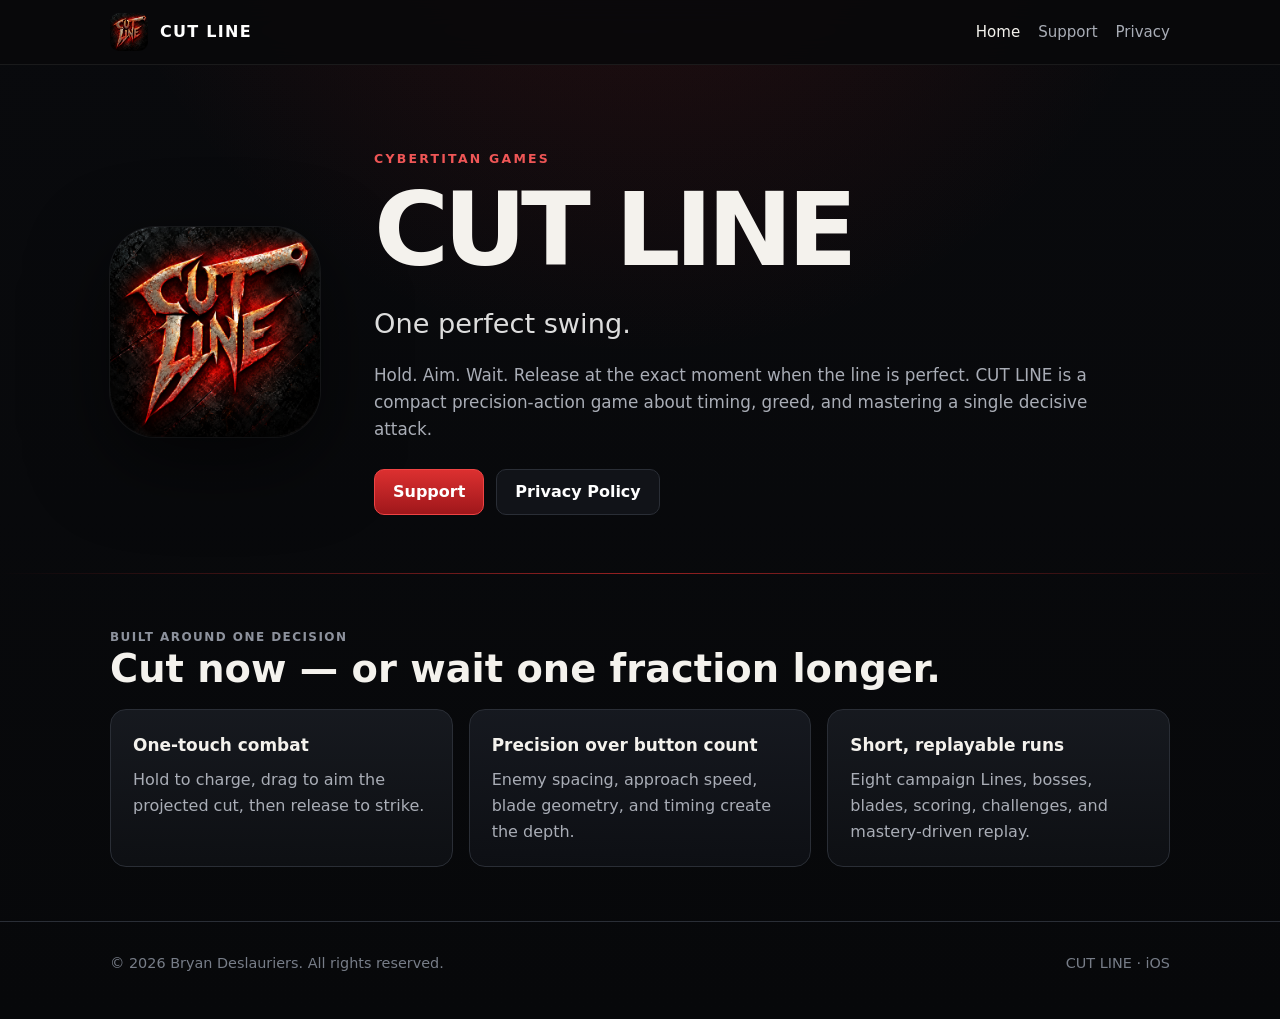
<file: index.html>
<!doctype html>
<html lang="en-CA">
<head>
  <meta charset="utf-8">
  <meta name="viewport" content="width=device-width,initial-scale=1">
  <meta name="theme-color" content="#08090b">
  <meta name="description" content="CUT LINE — one perfect swing. Official support and privacy information for the iOS game.">
  <title>CUT LINE — One Perfect Swing</title>
  <link rel="icon" href="assets/app-icon.png">
  <link rel="apple-touch-icon" href="assets/app-icon.png">
  <link rel="stylesheet" href="styles.css">
</head>
<body>
<header>
  <div class="shell nav">
    <a class="brand" href="index.html"><img src="assets/app-icon.png" alt="CUT LINE app icon"><span>CUT LINE</span></a>
    <nav class="navlinks" aria-label="Primary navigation">
      <a aria-current="page" href="index.html">Home</a>
      <a href="support.html">Support</a>
      <a href="privacy.html">Privacy</a>
    </nav>
  </div>
</header>
<main>
  <div class="shell hero">
    <img class="icon" src="assets/app-icon.png" alt="CUT LINE app icon">
    <div>
      <div class="kicker">CyberTitan Games</div>
      <h1>CUT LINE</h1>
      <div class="tagline">One perfect swing.</div>
      <p class="lede">Hold. Aim. Wait. Release at the exact moment when the line is perfect. CUT LINE is a compact precision-action game about timing, greed, and mastering a single decisive attack.</p>
      <div class="cta-row">
        <a class="btn primary" href="support.html">Support</a>
        <a class="btn" href="privacy.html">Privacy Policy</a>
      </div>
    </div>
  </div>
  <div class="rule"></div>
  <section>
    <div class="shell">
      <div class="smallcaps">Built around one decision</div>
      <h2>Cut now — or wait one fraction longer.</h2>
      <div class="grid">
        <article class="card"><h3>One-touch combat</h3><p>Hold to charge, drag to aim the projected cut, then release to strike.</p></article>
        <article class="card"><h3>Precision over button count</h3><p>Enemy spacing, approach speed, blade geometry, and timing create the depth.</p></article>
        <article class="card"><h3>Short, replayable runs</h3><p>Eight campaign Lines, bosses, blades, scoring, challenges, and mastery-driven replay.</p></article>
      </div>
    </div>
  </section>
</main>
<footer>
  <div class="shell footer-row"><span>© 2026 Bryan Deslauriers. All rights reserved.</span><span>CUT LINE · iOS</span></div>
</footer>
</body>
</html>
</file>
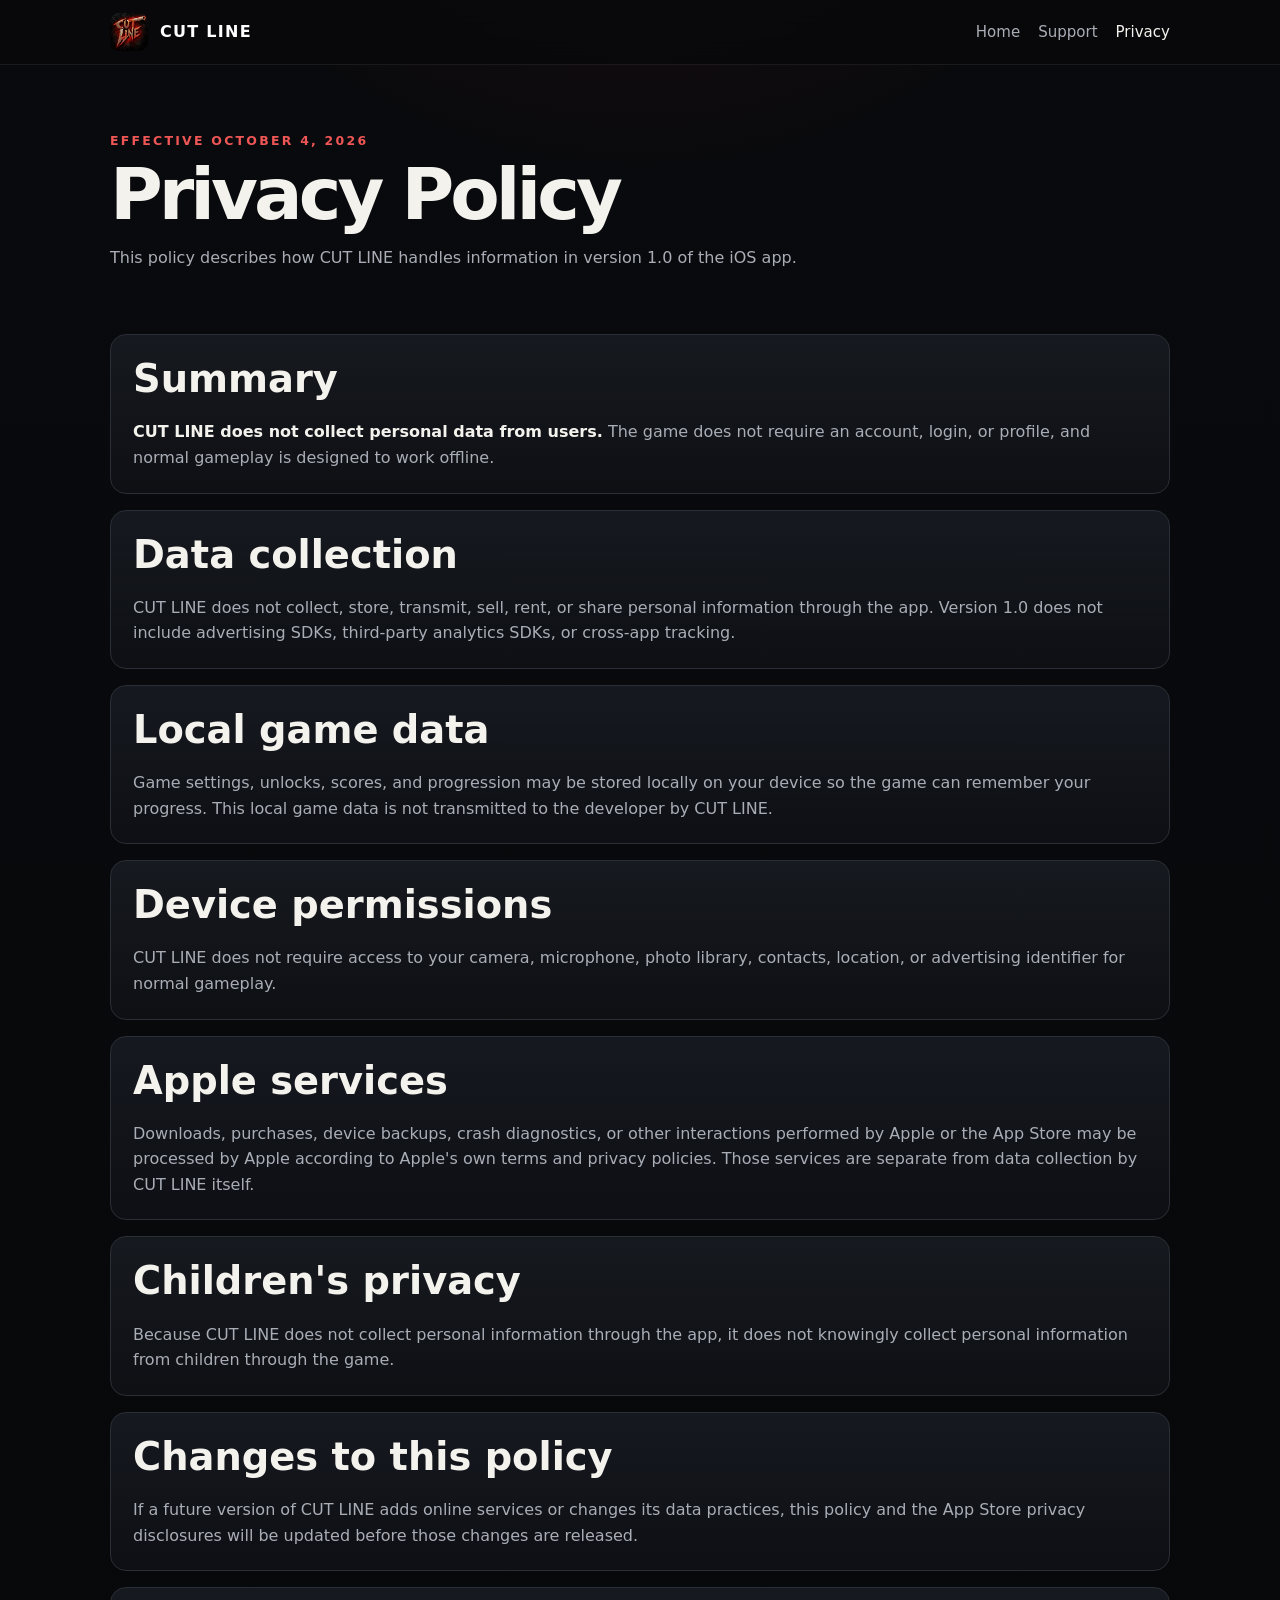
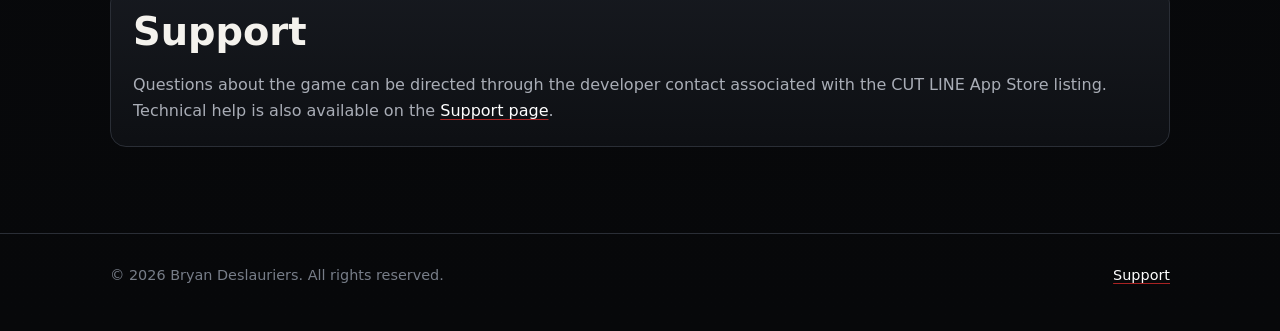
<file: privacy.html>
<!doctype html>
<html lang="en-CA">
<head>
  <meta charset="utf-8">
  <meta name="viewport" content="width=device-width,initial-scale=1">
  <meta name="theme-color" content="#08090b">
  <meta name="description" content="Privacy Policy for CUT LINE on iOS.">
  <title>CUT LINE Privacy Policy</title>
  <link rel="icon" href="assets/app-icon.png">
  <link rel="apple-touch-icon" href="assets/app-icon.png">
  <link rel="stylesheet" href="styles.css">
</head>
<body>
<header>
  <div class="shell nav">
    <a class="brand" href="index.html"><img src="assets/app-icon.png" alt="CUT LINE app icon"><span>CUT LINE</span></a>
    <nav class="navlinks" aria-label="Primary navigation"><a href="index.html">Home</a><a href="support.html">Support</a><a aria-current="page" href="privacy.html">Privacy</a></nav>
  </div>
</header>
<main class="shell">
  <div class="page-head"><div class="kicker">Effective October 4, 2026</div><h1>Privacy Policy</h1><p>This policy describes how CUT LINE handles information in version 1.0 of the iOS app.</p></div>
  <div class="content">
    <section class="card"><h2>Summary</h2><p><strong>CUT LINE does not collect personal data from users.</strong> The game does not require an account, login, or profile, and normal gameplay is designed to work offline.</p></section>
    <section class="card"><h2>Data collection</h2><p>CUT LINE does not collect, store, transmit, sell, rent, or share personal information through the app. Version 1.0 does not include advertising SDKs, third-party analytics SDKs, or cross-app tracking.</p></section>
    <section class="card"><h2>Local game data</h2><p>Game settings, unlocks, scores, and progression may be stored locally on your device so the game can remember your progress. This local game data is not transmitted to the developer by CUT LINE.</p></section>
    <section class="card"><h2>Device permissions</h2><p>CUT LINE does not require access to your camera, microphone, photo library, contacts, location, or advertising identifier for normal gameplay.</p></section>
    <section class="card"><h2>Apple services</h2><p>Downloads, purchases, device backups, crash diagnostics, or other interactions performed by Apple or the App Store may be processed by Apple according to Apple's own terms and privacy policies. Those services are separate from data collection by CUT LINE itself.</p></section>
    <section class="card"><h2>Children's privacy</h2><p>Because CUT LINE does not collect personal information through the app, it does not knowingly collect personal information from children through the game.</p></section>
    <section class="card"><h2>Changes to this policy</h2><p>If a future version of CUT LINE adds online services or changes its data practices, this policy and the App Store privacy disclosures will be updated before those changes are released.</p></section>
    <section class="card"><h2>Support</h2><p>Questions about the game can be directed through the developer contact associated with the CUT LINE App Store listing. Technical help is also available on the <a href="support.html">Support page</a>.</p></section>
  </div>
</main>
<footer><div class="shell footer-row"><span>© 2026 Bryan Deslauriers. All rights reserved.</span><span><a href="support.html">Support</a></span></div></footer>
</body>
</html>
</file>
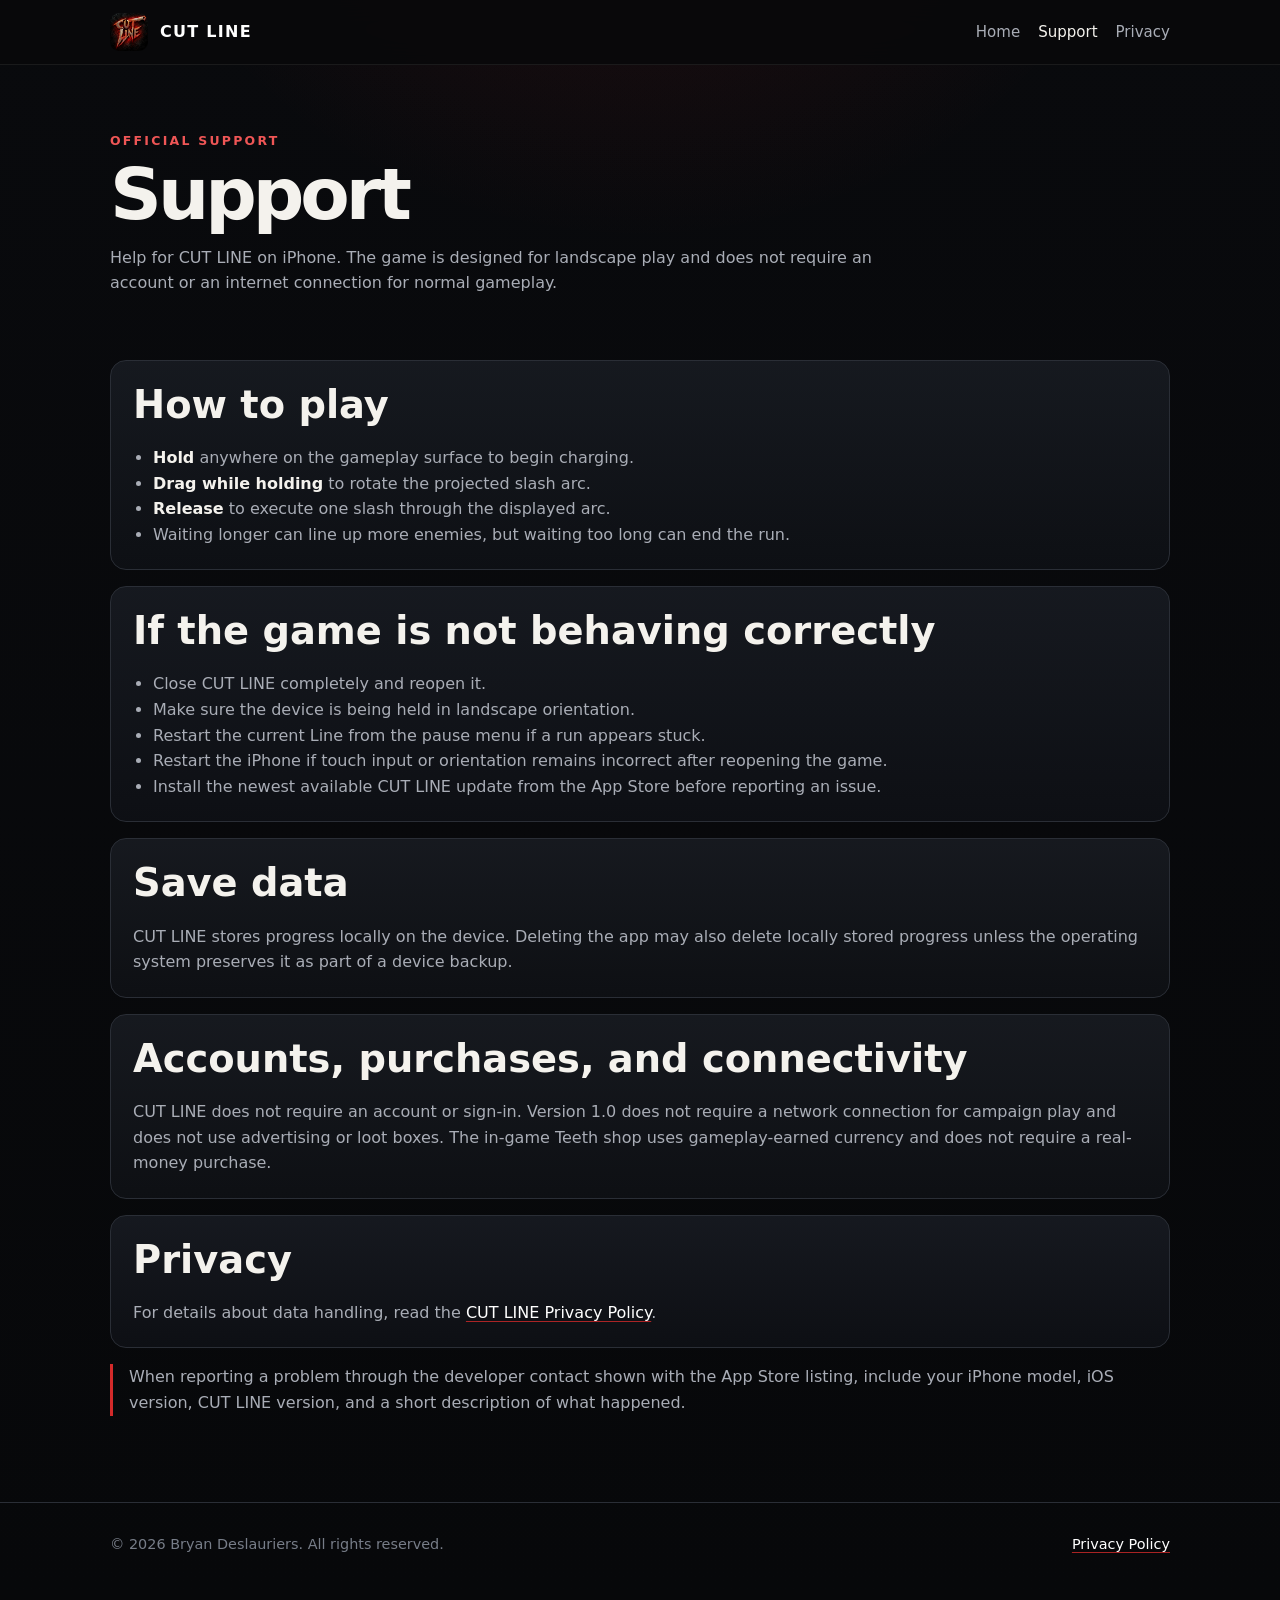
<file: support.html>
<!doctype html>
<html lang="en-CA">
<head>
  <meta charset="utf-8">
  <meta name="viewport" content="width=device-width,initial-scale=1">
  <meta name="theme-color" content="#08090b">
  <meta name="description" content="Official support page for CUT LINE on iOS.">
  <title>CUT LINE Support</title>
  <link rel="icon" href="assets/app-icon.png">
  <link rel="apple-touch-icon" href="assets/app-icon.png">
  <link rel="stylesheet" href="styles.css">
</head>
<body>
<header>
  <div class="shell nav">
    <a class="brand" href="index.html"><img src="assets/app-icon.png" alt="CUT LINE app icon"><span>CUT LINE</span></a>
    <nav class="navlinks" aria-label="Primary navigation"><a href="index.html">Home</a><a aria-current="page" href="support.html">Support</a><a href="privacy.html">Privacy</a></nav>
  </div>
</header>
<main class="shell">
  <div class="page-head"><div class="kicker">Official support</div><h1>Support</h1><p>Help for CUT LINE on iPhone. The game is designed for landscape play and does not require an account or an internet connection for normal gameplay.</p></div>
  <div class="content">
    <section class="card"><h2>How to play</h2><ul><li><strong>Hold</strong> anywhere on the gameplay surface to begin charging.</li><li><strong>Drag while holding</strong> to rotate the projected slash arc.</li><li><strong>Release</strong> to execute one slash through the displayed arc.</li><li>Waiting longer can line up more enemies, but waiting too long can end the run.</li></ul></section>
    <section class="card"><h2>If the game is not behaving correctly</h2><ul><li>Close CUT LINE completely and reopen it.</li><li>Make sure the device is being held in landscape orientation.</li><li>Restart the current Line from the pause menu if a run appears stuck.</li><li>Restart the iPhone if touch input or orientation remains incorrect after reopening the game.</li><li>Install the newest available CUT LINE update from the App Store before reporting an issue.</li></ul></section>
    <section class="card"><h2>Save data</h2><p>CUT LINE stores progress locally on the device. Deleting the app may also delete locally stored progress unless the operating system preserves it as part of a device backup.</p></section>
    <section class="card"><h2>Accounts, purchases, and connectivity</h2><p>CUT LINE does not require an account or sign-in. Version 1.0 does not require a network connection for campaign play and does not use advertising or loot boxes. The in-game Teeth shop uses gameplay-earned currency and does not require a real-money purchase.</p></section>
    <section class="card"><h2>Privacy</h2><p>For details about data handling, read the <a href="privacy.html">CUT LINE Privacy Policy</a>.</p></section>
    <p class="note">When reporting a problem through the developer contact shown with the App Store listing, include your iPhone model, iOS version, CUT LINE version, and a short description of what happened.</p>
  </div>
</main>
<footer><div class="shell footer-row"><span>© 2026 Bryan Deslauriers. All rights reserved.</span><span><a href="privacy.html">Privacy Policy</a></span></div></footer>
</body>
</html>
</file>
<file: styles.css>
:root {
  --bg: #08090b;
  --panel: #111318;
  --panel2: #171a20;
  --text: #f4f2ed;
  --muted: #a9adb6;
  --red: #d32a2a;
  --red2: #7a1117;
  --line: #2a2e36;
  --steel: #d8d8d4;
}
* { box-sizing: border-box; }
html { scroll-behavior: smooth; }
body {
  margin: 0;
  font-family: Inter, ui-sans-serif, system-ui, -apple-system, BlinkMacSystemFont, "Segoe UI", sans-serif;
  background:
    radial-gradient(circle at 50% -20%, rgba(211,42,42,.16), transparent 35rem),
    linear-gradient(180deg, #090a0d 0%, #07080a 100%);
  color: var(--text);
  line-height: 1.6;
}
a { color: #fff; text-decoration-color: rgba(211,42,42,.8); text-underline-offset: 3px; }
a:hover { color: #ffdede; }
.shell { width: min(1060px, calc(100% - 36px)); margin: 0 auto; }
header {
  position: sticky; top: 0; z-index: 20;
  background: rgba(8,9,11,.88); backdrop-filter: blur(14px);
  border-bottom: 1px solid rgba(255,255,255,.07);
}
.nav { min-height: 64px; display:flex; align-items:center; justify-content:space-between; gap:20px; }
.brand { display:flex; align-items:center; gap:12px; font-weight:800; letter-spacing:.08em; text-decoration:none; }
.brand img { width:38px; height:38px; border-radius:9px; }
.navlinks { display:flex; gap:18px; flex-wrap:wrap; }
.navlinks a { color:var(--muted); text-decoration:none; font-size:.94rem; }
.navlinks a:hover, .navlinks a[aria-current="page"] { color:var(--text); }
.hero { padding: 84px 0 58px; display:grid; grid-template-columns: 210px 1fr; gap:54px; align-items:center; }
.icon { width:210px; max-width:100%; border-radius:46px; box-shadow: 0 25px 80px rgba(0,0,0,.55), 0 0 0 1px rgba(255,255,255,.08); }
.kicker { color:#ef5656; font-size:.78rem; font-weight:800; letter-spacing:.18em; text-transform:uppercase; }
h1 { margin:.15em 0 .25em; font-size:clamp(3rem,8vw,6.4rem); line-height:.9; letter-spacing:-.055em; }
.tagline { font-size:clamp(1.2rem,2.5vw,1.7rem); color:#ddd; max-width:42rem; }
.lede { color:var(--muted); max-width:46rem; font-size:1.05rem; }
.cta-row { display:flex; flex-wrap:wrap; gap:12px; margin-top:26px; }
.btn { display:inline-flex; align-items:center; justify-content:center; min-height:46px; padding:0 18px; border-radius:10px; text-decoration:none; font-weight:700; border:1px solid var(--line); background:var(--panel); }
.btn.primary { background:linear-gradient(180deg,#dc3030,#9f171b); border-color:#ef4444; }
.rule { height:1px; background:linear-gradient(90deg, transparent, rgba(211,42,42,.7), transparent); }
section { padding:54px 0; }
h2 { font-size:clamp(1.7rem,3vw,2.4rem); line-height:1.15; margin:0 0 18px; }
h3 { margin:0 0 8px; font-size:1.06rem; }
.grid { display:grid; grid-template-columns:repeat(3,1fr); gap:16px; }
.card { background:linear-gradient(180deg, rgba(23,26,32,.95), rgba(14,16,20,.95)); border:1px solid var(--line); border-radius:16px; padding:22px; }
.card p { margin:0; color:var(--muted); }
.page-head { padding:66px 0 30px; }
.page-head h1 { font-size:clamp(2.4rem,6vw,4.5rem); }
.page-head p { max-width:50rem; color:var(--muted); }
.content { padding:18px 0 70px; }
.content .card { margin-bottom:16px; }
.content ul { margin:.6rem 0 0; padding-left:1.25rem; color:var(--muted); }
.content p { color:var(--muted); }
.content strong { color:var(--text); }
.note { border-left:3px solid var(--red); padding-left:16px; color:var(--muted); }
footer { border-top:1px solid var(--line); padding:30px 0 44px; color:#777d88; font-size:.9rem; }
.footer-row { display:flex; justify-content:space-between; gap:20px; flex-wrap:wrap; }
.smallcaps { letter-spacing:.12em; text-transform:uppercase; font-size:.75rem; font-weight:800; color:#8d929d; }
@media (max-width: 720px) {
  .hero { grid-template-columns:1fr; gap:28px; padding-top:48px; }
  .icon { width:150px; border-radius:33px; }
  .grid { grid-template-columns:1fr; }
  .nav { align-items:flex-start; padding:14px 0; }
  .navlinks { justify-content:flex-end; gap:12px; }
}
</file>
